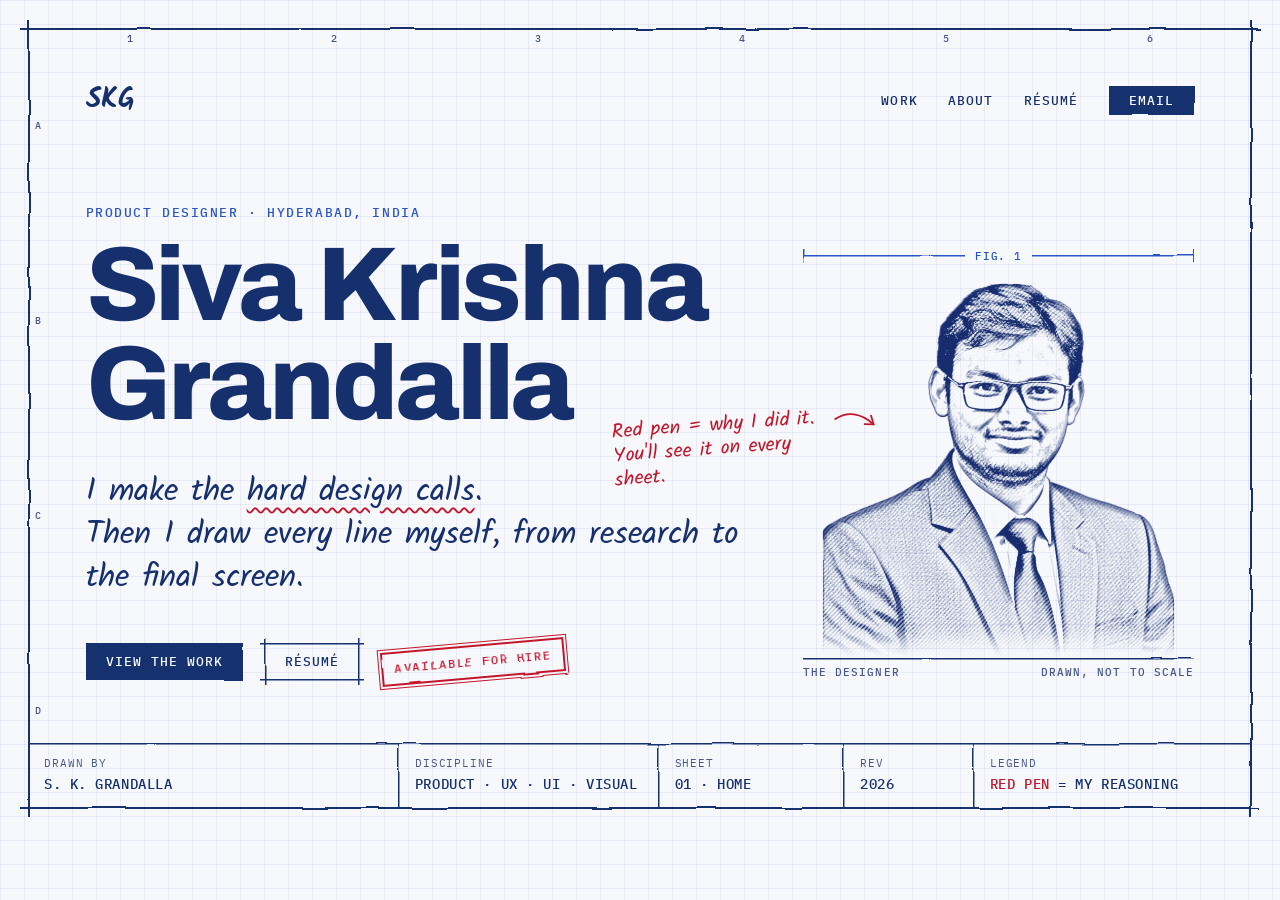
<file: index.html>
<!DOCTYPE html>
<html lang="en">
<head>
  <meta charset="UTF-8">
  <meta name="viewport" content="width=device-width, initial-scale=1.0">
  <meta name="description" content="Siva Krishna Grandalla — Product Designer in Hyderabad. Enterprise SaaS, AI experiences and mobile.">
  <title>Siva Krishna Grandalla — Product Designer</title>
  <link rel="preconnect" href="https://fonts.googleapis.com">
  <link rel="preconnect" href="https://fonts.gstatic.com" crossorigin>
  <link href="https://fonts.googleapis.com/css2?family=Archivo:wght@500;700;800&family=IBM+Plex+Mono:wght@400;500&family=Kalam:wght@400;700&display=swap" rel="stylesheet">
  <link rel="stylesheet" href="css/sheet.css">
</head>
<body>

  <!-- Pencil filter: gives every ruled line a slight hand-drawn wobble. Used by css/sheet.css. -->
  <svg class="pencil-defs" aria-hidden="true">
    <filter id="pencil" x="-5%" y="-5%" width="110%" height="110%">
      <feTurbulence type="fractalNoise" baseFrequency="0.018 0.03" numOctaves="2" seed="11" result="noise"/>
      <feDisplacementMap in="SourceGraphic" in2="noise" scale="3.2" xChannelSelector="R" yChannelSelector="G"/>
    </filter>
  </svg>

  <!-- ================= SHEET 01 · HOME ================= -->
  <div class="sheet" id="top">
    <div class="sheet__frame box" aria-hidden="true"></div>
    <div class="zones zones--top" aria-hidden="true"><span>1</span><span>2</span><span>3</span><span>4</span><span>5</span><span>6</span></div>
    <div class="zones zones--side" aria-hidden="true"><span>A</span><span>B</span><span>C</span><span>D</span></div>

    <header>
      <nav class="nav" aria-label="Primary">
        <a class="nav__brand" href="#top" aria-label="Siva Krishna Grandalla, home">SKG</a>
        <ul class="nav__links">
          <li><a href="#work">Work</a></li>
          <li><a href="about.html">About</a></li>
          <li><a href="assets/resume/Siva_Krishna_Grandalla_Resume.pdf" target="_blank" rel="noopener noreferrer">Résumé</a></li>
          <li><a class="btn btn--fill" href="mailto:sivakrishnagrandalla@gmail.com">Email</a></li>
        </ul>
      </nav>
    </header>

    <main>
      <section class="hero" aria-labelledby="hero-name">
        <div>
          <p class="eyebrow">Product Designer · Hyderabad, India</p>
          <h1 class="hero__name" id="hero-name">Siva Krishna Grandalla</h1>

          <!-- EDIT: your two hook lines. Keep each to one short sentence. -->
          <p class="hero__hook">
            <span>I make the <u>hard design calls</u>.</span>
            <span>Then I draw every line myself, from research to the final screen.</span>
          </p>

          <div class="hero__actions">
            <a class="btn btn--fill" href="#work">View the work</a>
            <a class="btn box" href="assets/resume/Siva_Krishna_Grandalla_Resume.pdf" target="_blank" rel="noopener noreferrer">Résumé</a>
            <!-- EDIT: remove this stamp when you are no longer looking -->
            <span class="stamp">Available for hire</span>
          </div>
        </div>

        <figure class="figure">
          <div class="dimline" aria-hidden="true"><span>Fig. 1</span></div>
          <img class="figure__img" src="assets/images/portrait-sketch.png" width="772" height="772" alt="Pencil drawing of Siva Krishna Grandalla, wearing glasses and a suit">
          <div class="rule figure__base" aria-hidden="true"></div>
          <figcaption class="figure__cap"><span>The designer</span><span>Drawn, not to scale</span></figcaption>
          <!-- EDIT: one margin note in your own words -->
          <p class="markup">Red pen = why I did it. You'll see it on every sheet.
            <svg viewBox="0 0 44 26" fill="none" stroke="currentColor" stroke-width="1.8" stroke-linecap="round" aria-hidden="true"><path d="M2 8c12-7 26-5 38 8"/><path d="M40 16l-2-9M40 16l-9-1"/></svg>
          </p>
        </figure>
      </section>
    </main>

    <!-- Title block: the facts a reviewer needs, in one strip -->
    <div class="titleblock" role="group" aria-label="Sheet details">
      <div>Drawn by<b>S. K. Grandalla</b></div>
      <div>Discipline<b>Product · UX · UI · Visual</b></div>
      <div>Sheet<b>01 · Home</b></div>
      <div>Rev<b>2026</b></div>
      <div>Legend<b><span class="key">Red pen</span> = my reasoning</b></div>
    </div>
    <div class="sheet__end"></div>
  </div>

</body>
</html>
</file>
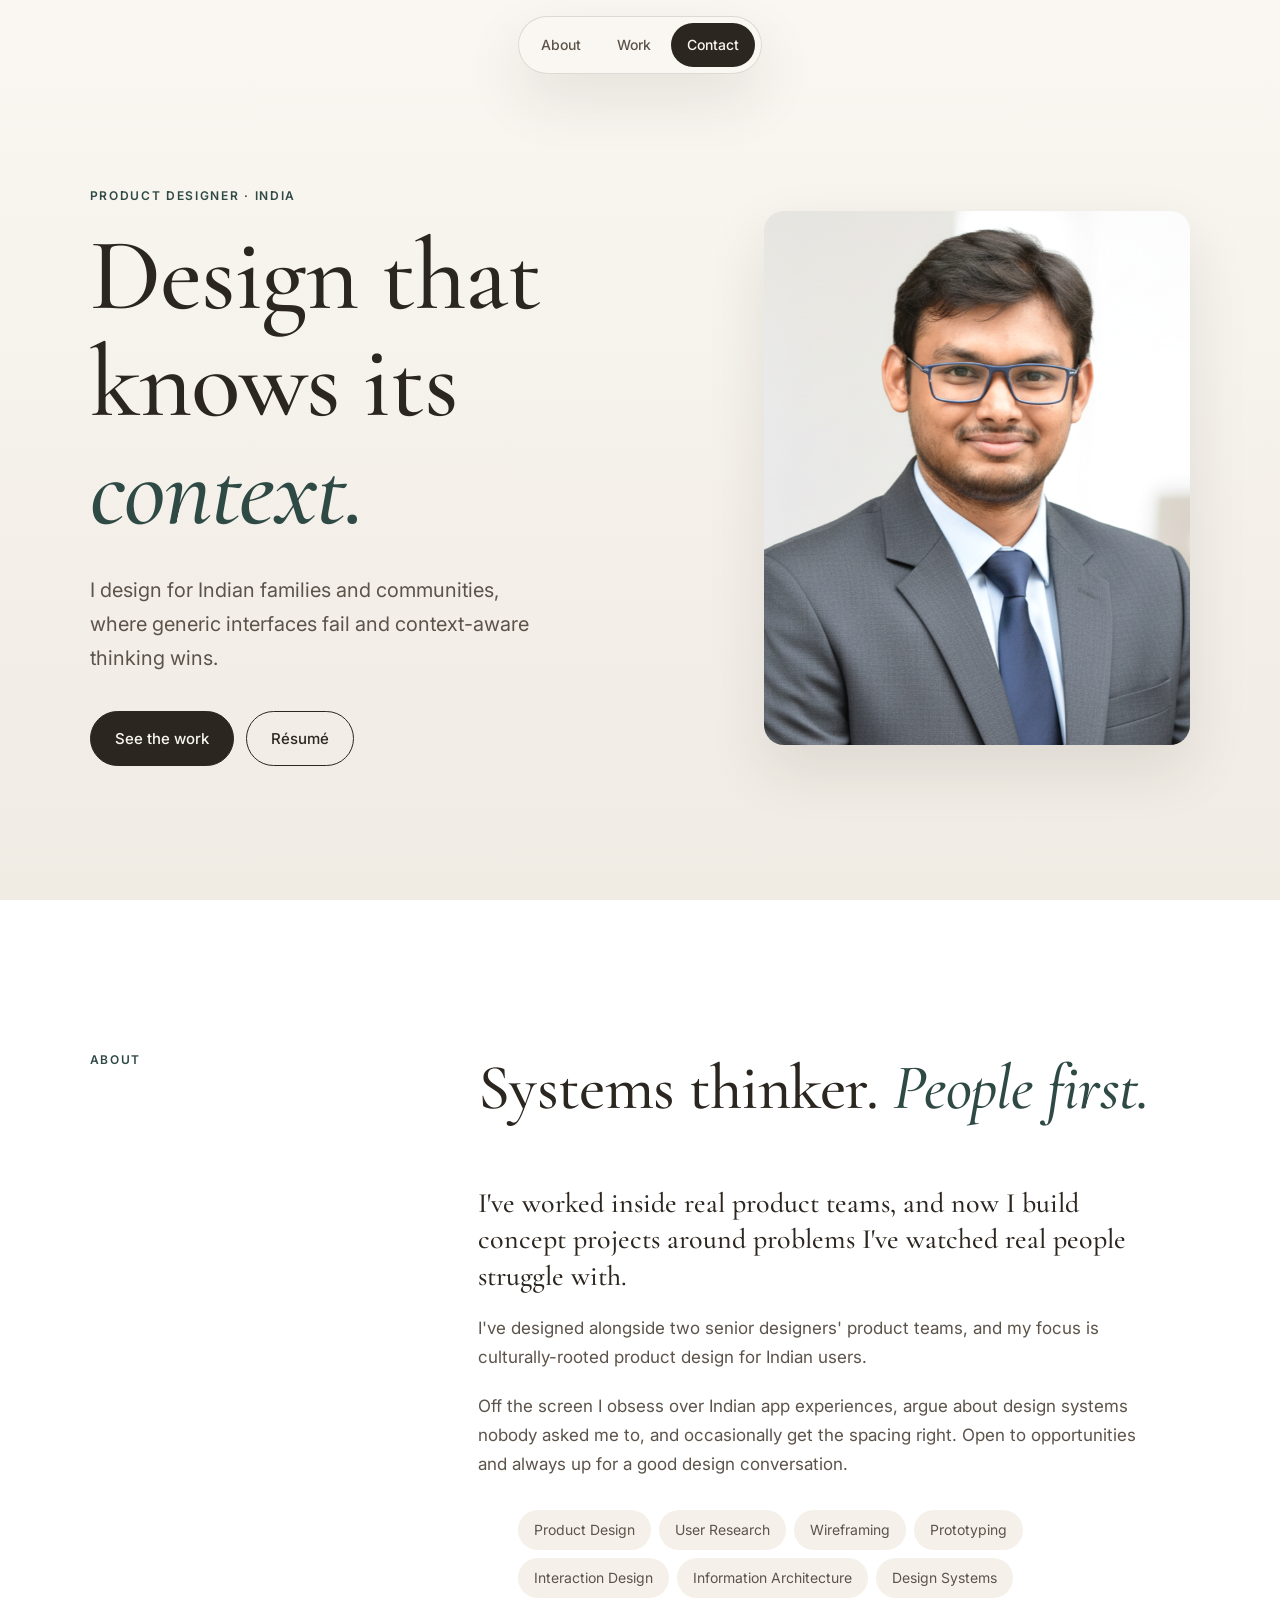
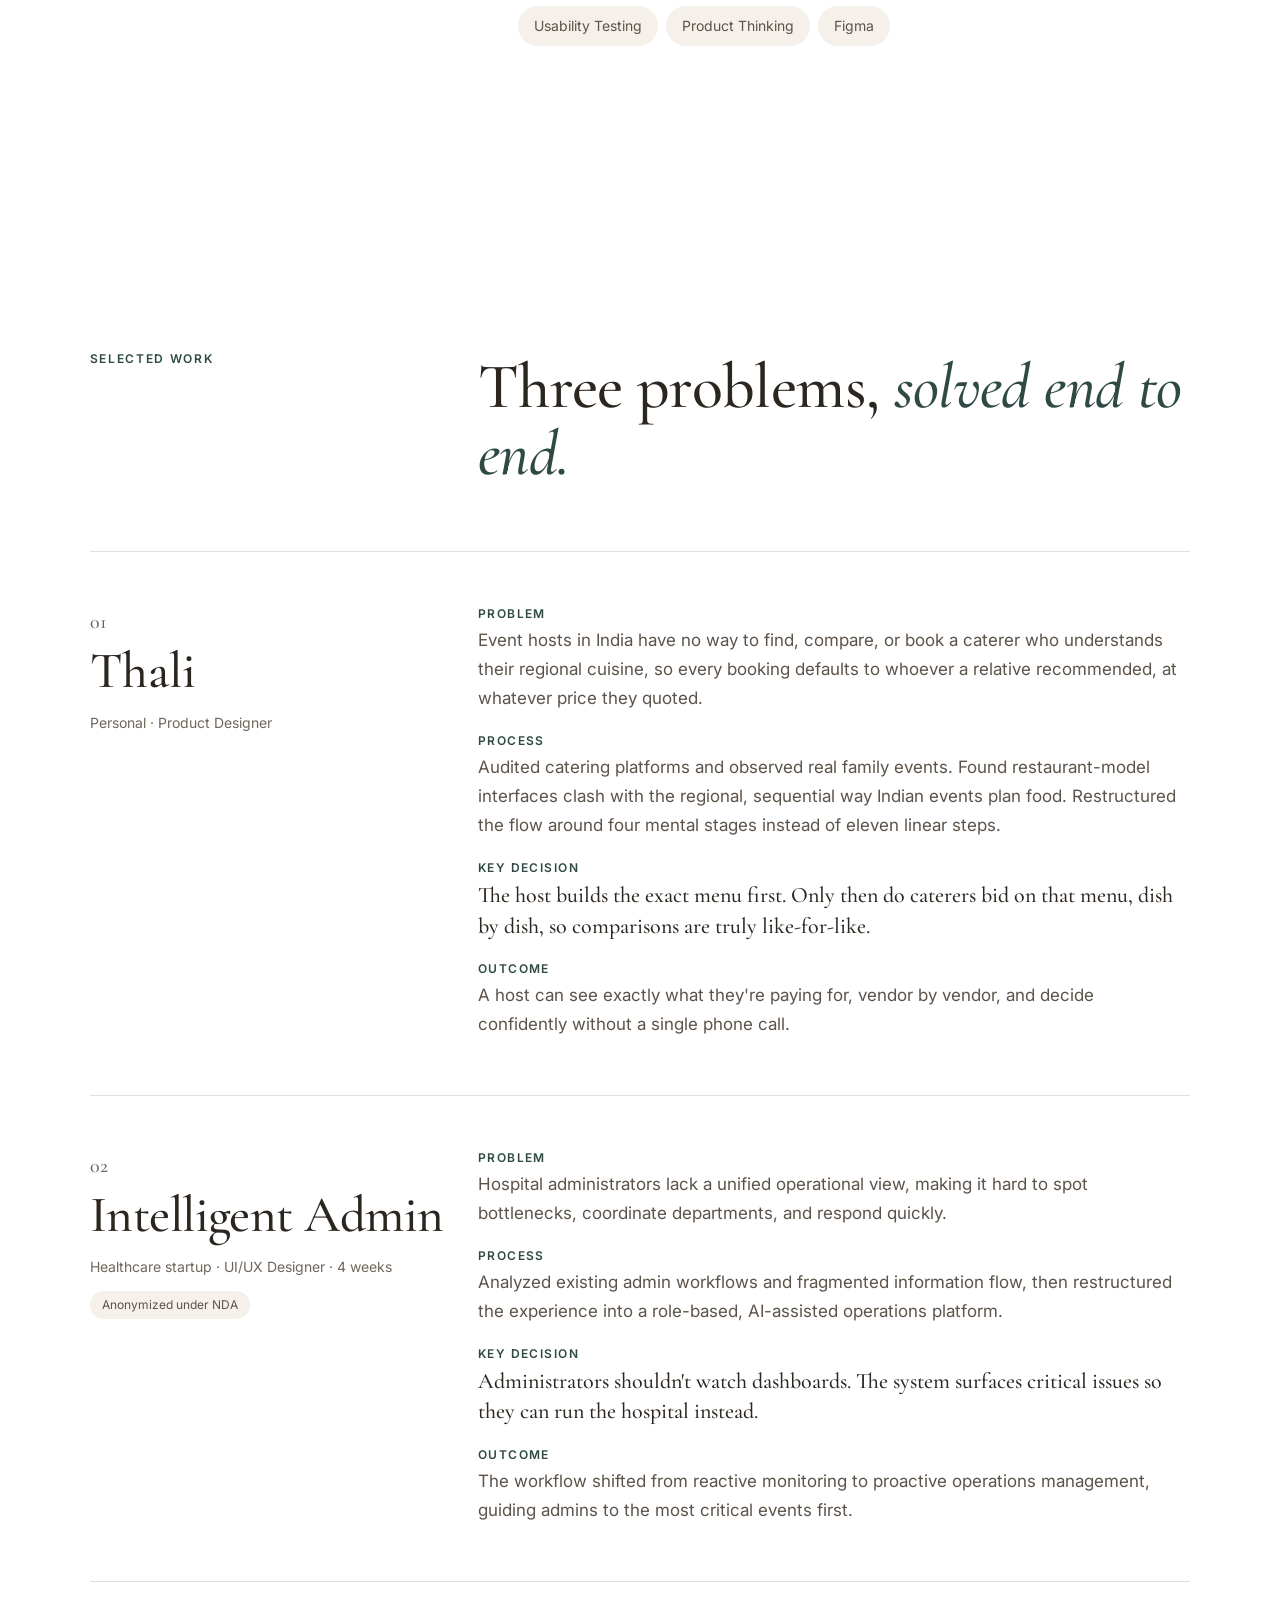
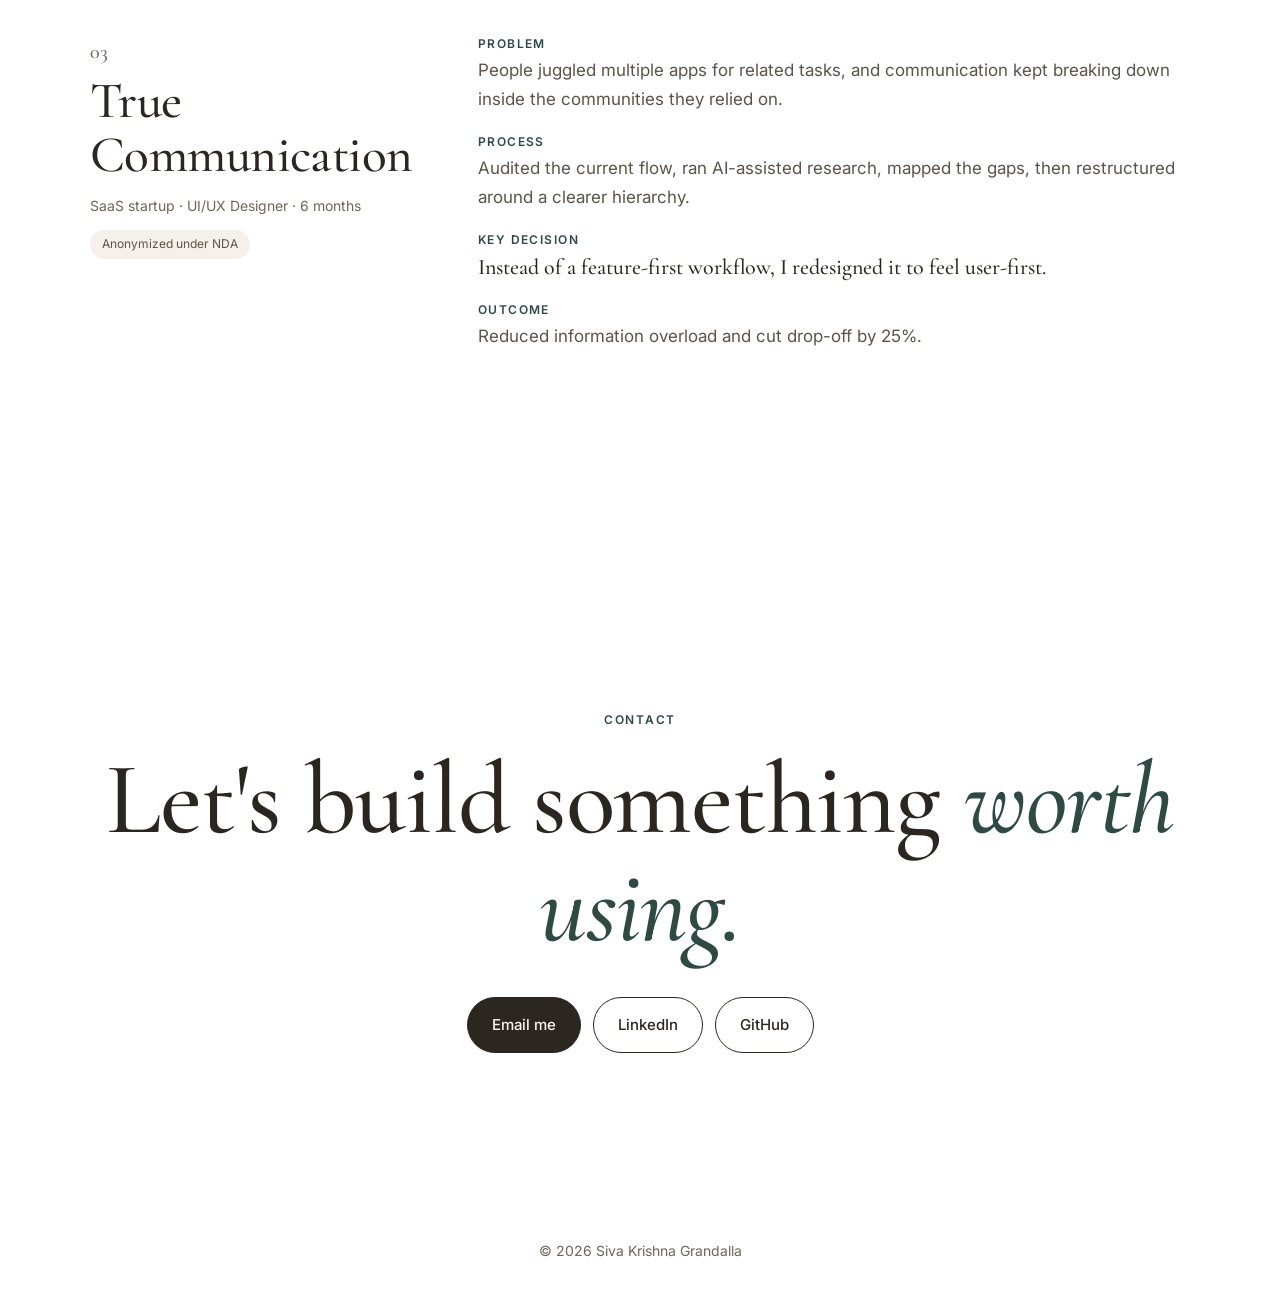
<file: portfolio-editorial.html>
<!DOCTYPE html>
<html lang="en">
<head>
  <meta charset="UTF-8">
  <meta name="viewport" content="width=device-width, initial-scale=1.0">
  <meta name="description" content="Siva Krishna Grandalla — product designer focused on culturally-rooted design for Indian users.">
  <title>Siva Krishna Grandalla — Product Designer</title>
  <link rel="preconnect" href="https://fonts.googleapis.com">
  <link rel="preconnect" href="https://fonts.gstatic.com" crossorigin>
  <link href="https://fonts.googleapis.com/css2?family=Cormorant+Garamond:ital,wght@0,500;0,600;1,500&family=Inter:wght@400;500;600&display=swap" rel="stylesheet">
  <style>
    /* Design DNA — Editorial: stories before interfaces. Warm neutral + one muted ink accent. */
    :root {
      --bg-top: #faf7f2;
      --bg-bottom: #f0ebe3;
      --surface: #f5f1ea;
      --ink: #2c2620;
      --ink-muted: #5c534a;      /* 7.2:1 on bg-top */
      --ink-soft: #6f655a;       /* 5.2:1 on bg-top, AA for body */
      --accent: #2f4a45;         /* muted ink-teal, 9:1 on bg-top */
      --line: rgba(44, 38, 32, 0.14);
      --radius: 20px;
      --shadow: 0 24px 60px rgba(44, 38, 32, 0.10);
      --serif: "Cormorant Garamond", Georgia, serif;
      --sans: "Inter", system-ui, sans-serif;
      --margin: clamp(20px, 7vw, 120px);
    }
    * { box-sizing: border-box; margin: 0; }
    html { scroll-behavior: smooth; }
    body {
      font: 400 1.0625rem/1.7 var(--sans);
      color: var(--ink);
      background: linear-gradient(180deg, var(--bg-top), var(--bg-bottom)) fixed;
      -webkit-font-smoothing: antialiased;
    }
    a { color: inherit; }
    :focus-visible { outline: 2px solid var(--accent); outline-offset: 3px; border-radius: 4px; }
    .wrap { padding-inline: var(--margin); max-width: 1440px; margin-inline: auto; }
    .eyebrow { font: 600 .75rem/1 var(--sans); letter-spacing: .14em; text-transform: uppercase; color: var(--accent); }
    h1, h2, h3 { font-family: var(--serif); font-weight: 500; line-height: 1.05; letter-spacing: -.01em; }
    em { font-style: italic; color: var(--accent); }

    /* Floating nav */
    .nav {
      position: fixed; top: 16px; left: 50%; transform: translateX(-50%); z-index: 10;
      display: flex; gap: 4px; align-items: center; padding: 6px;
      background: rgba(250, 247, 242, .85); backdrop-filter: blur(12px);
      border: 1px solid var(--line); border-radius: 999px; box-shadow: var(--shadow);
    }
    .nav a { padding: 10px 16px; font-size: .875rem; font-weight: 500; text-decoration: none; border-radius: 999px; color: var(--ink-muted); }
    .nav a:hover { background: var(--surface); color: var(--ink); }
    .nav a.cta { background: var(--ink); color: var(--bg-top); }

    /* Hero: split editorial */
    .hero { display: grid; grid-template-columns: 1.4fr 1fr; gap: clamp(32px, 6vw, 96px); align-items: center; min-height: 100svh; padding-block: 120px 64px; }
    .hero h1 { font-size: clamp(3rem, 8vw, 7rem); margin-block: 20px 28px; }
    .hero p.lede { font-size: 1.25rem; color: var(--ink-muted); max-width: 34ch; }
    .hero .actions { display: flex; gap: 12px; flex-wrap: wrap; margin-top: 36px; }
    .btn { display: inline-block; padding: 14px 24px; border-radius: 999px; font-weight: 500; font-size: .9375rem; text-decoration: none; border: 1px solid var(--ink); }
    .btn.solid { background: var(--ink); color: var(--bg-top); }
    .btn:hover { transform: translateY(-2px); box-shadow: var(--shadow); }
    .btn { transition: transform .4s cubic-bezier(.2, .7, .2, 1), box-shadow .4s; }
    .portrait { aspect-ratio: 4 / 5; border-radius: var(--radius); overflow: hidden; background: var(--surface); box-shadow: var(--shadow); }
    .portrait img { width: 100%; height: 100%; object-fit: cover; display: block; filter: contrast(1.05); }

    section { padding-block: clamp(72px, 12vw, 160px); }
    .sec-head { display: grid; grid-template-columns: 1fr 2fr; gap: 32px; margin-bottom: 64px; }
    .sec-head h2 { font-size: clamp(2.25rem, 5vw, 4rem); }

    /* About */
    .about-body { display: grid; grid-template-columns: 1fr 2fr; gap: 32px; }
    .about-body .text { display: grid; gap: 20px; max-width: 62ch; color: var(--ink-muted); }
    .about-body .text p:first-child { font: 500 1.75rem/1.3 var(--serif); color: var(--ink); }
    .skills { display: flex; flex-wrap: wrap; gap: 8px; margin-top: 12px; }
    .skills li { list-style: none; padding: 8px 16px; border-radius: 999px; background: var(--surface); font-size: .875rem; color: var(--ink-muted); }

    /* Work — borderless, separated by space */
    .case { display: grid; grid-template-columns: 1fr 2fr; gap: 32px; padding-block: 56px; border-top: 1px solid var(--line); }
    .case .num { font: 500 1.25rem var(--serif); color: var(--ink-soft); }
    .case h3 { font-size: clamp(2rem, 4vw, 3.25rem); margin-block: 8px 12px; }
    .case .meta { font-size: .875rem; color: var(--ink-soft); }
    .case dl { display: grid; gap: 22px; max-width: 64ch; }
    .case dt { font: 600 .75rem/1 var(--sans); letter-spacing: .12em; text-transform: uppercase; color: var(--accent); margin-bottom: 6px; }
    .case dd { color: var(--ink-muted); }
    .case .key dd { font: 500 1.375rem/1.4 var(--serif); color: var(--ink); }
    .tag { display: inline-block; margin-top: 12px; padding: 4px 12px; border-radius: 999px; background: var(--surface); font-size: .75rem; color: var(--ink-muted); }

    /* Contact */
    .contact { text-align: center; }
    .contact h2 { font-size: clamp(2.75rem, 8vw, 6.5rem); margin-block: 20px 36px; }
    .links { display: flex; gap: 12px; justify-content: center; flex-wrap: wrap; }
    footer { padding-block: 32px 48px; text-align: center; font-size: .875rem; color: var(--ink-soft); }

    /* Smooth, quiet reveal */
    .reveal { opacity: 0; transform: translateY(24px); transition: opacity .9s ease, transform .9s cubic-bezier(.2, .7, .2, 1); }
    .reveal.in { opacity: 1; transform: none; }
    @media (prefers-reduced-motion: reduce) {
      html { scroll-behavior: auto; }
      .reveal { opacity: 1; transform: none; transition: none; }
      .btn { transition: none; }
    }

    @media (max-width: 820px) {
      .hero, .sec-head, .about-body, .case { grid-template-columns: 1fr; }
      .hero { padding-top: 104px; }
      .portrait { order: -1; max-width: 360px; }
      .nav a:not(.cta) { padding-inline: 10px; }
      .nav a.hide-sm { display: none; }
    }
  </style>
</head>
<body>

  <nav class="nav" aria-label="Primary">
    <a href="#about">About</a>
    <a href="#work">Work</a>
    <a href="#contact" class="cta">Contact</a>
  </nav>

  <main id="top">
    <header class="wrap hero">
      <div>
        <p class="eyebrow">Product Designer · India</p>
        <h1>Design that knows its <em>context.</em></h1>
        <p class="lede">I design for Indian families and communities, where generic interfaces fail and context-aware thinking wins.</p>
        <div class="actions">
          <a class="btn solid" href="#work">See the work</a>
          <a class="btn" href="assets/resume/Siva_Krishna_Grandalla_Resume.pdf" target="_blank" rel="noopener noreferrer">Résumé</a>
        </div>
      </div>
      <figure class="portrait">
        <img src="assets/images/portrait.png" alt="Portrait of Siva Krishna Grandalla" width="800" height="1000">
      </figure>
    </header>

    <section id="about" class="wrap" aria-labelledby="about-h">
      <div class="sec-head reveal">
        <p class="eyebrow">About</p>
        <h2 id="about-h">Systems thinker. <em>People first.</em></h2>
      </div>
      <div class="about-body reveal">
        <div></div>
        <div class="text">
          <p>I've worked inside real product teams, and now I build concept projects around problems I've watched real people struggle with.</p>
          <p>I've designed alongside two senior designers' product teams, and my focus is culturally-rooted product design for Indian users.</p>
          <p>Off the screen I obsess over Indian app experiences, argue about design systems nobody asked me to, and occasionally get the spacing right. Open to opportunities and always up for a good design conversation.</p>
          <ul class="skills" aria-label="Skills">
            <li>Product Design</li><li>User Research</li><li>Wireframing</li><li>Prototyping</li>
            <li>Interaction Design</li><li>Information Architecture</li><li>Design Systems</li>
            <li>Usability Testing</li><li>Product Thinking</li><li>Figma</li>
          </ul>
        </div>
      </div>
    </section>

    <section id="work" class="wrap" aria-labelledby="work-h">
      <div class="sec-head reveal">
        <p class="eyebrow">Selected work</p>
        <h2 id="work-h">Three problems, <em>solved end to end.</em></h2>
      </div>

      <article class="case reveal">
        <div>
          <span class="num">01</span>
          <h3>Thali</h3>
          <p class="meta">Personal · Product Designer</p>
        </div>
        <dl>
          <div><dt>Problem</dt><dd>Event hosts in India have no way to find, compare, or book a caterer who understands their regional cuisine, so every booking defaults to whoever a relative recommended, at whatever price they quoted.</dd></div>
          <div><dt>Process</dt><dd>Audited catering platforms and observed real family events. Found restaurant-model interfaces clash with the regional, sequential way Indian events plan food. Restructured the flow around four mental stages instead of eleven linear steps.</dd></div>
          <div class="key"><dt>Key decision</dt><dd>The host builds the exact menu first. Only then do caterers bid on that menu, dish by dish, so comparisons are truly like-for-like.</dd></div>
          <div><dt>Outcome</dt><dd>A host can see exactly what they're paying for, vendor by vendor, and decide confidently without a single phone call.</dd></div>
        </dl>
      </article>

      <article class="case reveal">
        <div>
          <span class="num">02</span>
          <h3>Intelligent Admin</h3>
          <p class="meta">Healthcare startup · UI/UX Designer · 4 weeks</p>
          <span class="tag">Anonymized under NDA</span>
        </div>
        <dl>
          <div><dt>Problem</dt><dd>Hospital administrators lack a unified operational view, making it hard to spot bottlenecks, coordinate departments, and respond quickly.</dd></div>
          <div><dt>Process</dt><dd>Analyzed existing admin workflows and fragmented information flow, then restructured the experience into a role-based, AI-assisted operations platform.</dd></div>
          <div class="key"><dt>Key decision</dt><dd>Administrators shouldn't watch dashboards. The system surfaces critical issues so they can run the hospital instead.</dd></div>
          <div><dt>Outcome</dt><dd>The workflow shifted from reactive monitoring to proactive operations management, guiding admins to the most critical events first.</dd></div>
        </dl>
      </article>

      <article class="case reveal">
        <div>
          <span class="num">03</span>
          <h3>True Communication</h3>
          <p class="meta">SaaS startup · UI/UX Designer · 6 months</p>
          <span class="tag">Anonymized under NDA</span>
        </div>
        <dl>
          <div><dt>Problem</dt><dd>People juggled multiple apps for related tasks, and communication kept breaking down inside the communities they relied on.</dd></div>
          <div><dt>Process</dt><dd>Audited the current flow, ran AI-assisted research, mapped the gaps, then restructured around a clearer hierarchy.</dd></div>
          <div class="key"><dt>Key decision</dt><dd>Instead of a feature-first workflow, I redesigned it to feel user-first.</dd></div>
          <div><dt>Outcome</dt><dd>Reduced information overload and cut drop-off by 25%.</dd></div>
        </dl>
      </article>
    </section>

    <section id="contact" class="wrap contact" aria-labelledby="contact-h">
      <p class="eyebrow">Contact</p>
      <h2 id="contact-h">Let's build something <em>worth using.</em></h2>
      <div class="links">
        <a class="btn solid" href="mailto:sivakrishnagrandalla@gmail.com">Email me</a>
        <a class="btn" href="https://www.linkedin.com/in/siva-krishna-grandalla-4a06a2215/" target="_blank" rel="noopener noreferrer">LinkedIn</a>
        <a class="btn" href="https://github.com/sivakrishnagrandallaUXUI" target="_blank" rel="noopener noreferrer">GitHub</a>
      </div>
    </section>
  </main>

  <footer>© 2026 Siva Krishna Grandalla</footer>

  <script>
    // Quiet scroll reveal; content stays visible if IntersectionObserver is unavailable.
    const els = document.querySelectorAll('.reveal');
    if ('IntersectionObserver' in window) {
      const io = new IntersectionObserver(es => es.forEach(e => {
        if (e.isIntersecting) { e.target.classList.add('in'); io.unobserve(e.target); }
      }), { threshold: .12 });
      els.forEach(el => io.observe(el));
    } else { els.forEach(el => el.classList.add('in')); }
  </script>
</body>
</html>
</file>
<file: css/sheet.css>
/* ==========================================================================
   Drawing Sheet — Siva Krishna Grandalla
   The site is a set of hand-drafted drawing sheets. Three devices only:
   the sheet frame + title block, dimension lines, and red-pen markups.
   Everything you might want to change lives in the tokens below.
   ========================================================================== */

:root {
  --paper: #f6f8fb;          /* sheet colour */
  --grid: rgba(34, 68, 160, .07);
  --ink: #16306e;            /* blue-pen ink: text and ruled lines (11:1 on paper) */
  --ink-soft: #46578a;       /* secondary text (6.4:1 on paper) */
  --dim: #2a55c8;            /* dimension lines and labels */
  --red: #c4162a;            /* red pen: markups and stamps only (5.9:1 on paper) */

  --font-display: "Archivo", "Helvetica Neue", Arial, sans-serif;
  --font-label: "IBM Plex Mono", ui-monospace, Menlo, monospace;
  --font-hand: "Kalam", "Comic Sans MS", cursive;   /* closest legible match to Siva's handwriting */

  --line: 1.5px;             /* ruled line weight */
  --margin: clamp(14px, 2.2vw, 28px);   /* gap between screen edge and sheet frame */
  --pad: clamp(20px, 4.5vw, 72px);      /* gap between frame and content */
}

* { box-sizing: border-box; margin: 0; }
html { scroll-behavior: smooth; }
body {
  font: 400 1rem/1.6 var(--font-display);
  color: var(--ink);
  background-color: var(--paper);
  background-image: linear-gradient(var(--grid) 1px, transparent 1px), linear-gradient(90deg, var(--grid) 1px, transparent 1px);
  background-size: 24px 24px;
  -webkit-font-smoothing: antialiased;
}
a { color: inherit; }
img { max-width: 100%; display: block; }
:focus-visible { outline: 2px dashed var(--red); outline-offset: 4px; }
.sr-only { position: absolute; width: 1px; height: 1px; overflow: hidden; clip-path: inset(50%); white-space: nowrap; }
.pencil-defs { position: absolute; width: 0; height: 0; }

/* ---- Hand-ruled lines ----------------------------------------------------
   Lines are drawn on pseudo-elements and pushed through the #pencil SVG
   filter (defined in the HTML), so they wobble while the text stays crisp.
   .box  = four ruled edges that overshoot the corners, as in hand drafting.
   .rule = one horizontal ruled line. */
.box { position: relative; }
.box::before {
  content: ""; position: absolute; inset: -6px; pointer-events: none; filter: url(#pencil);
  --c: var(--ink);
  background:
    linear-gradient(var(--c), var(--c)) 1px 6px / calc(100% - 2px) var(--line) no-repeat,
    linear-gradient(var(--c), var(--c)) 1px calc(100% - 6px) / calc(100% - 2px) var(--line) no-repeat,
    linear-gradient(var(--c), var(--c)) 6px 1px / var(--line) calc(100% - 2px) no-repeat,
    linear-gradient(var(--c), var(--c)) calc(100% - 6px) 1px / var(--line) calc(100% - 2px) no-repeat;
}
.rule { height: 12px; background: linear-gradient(var(--ink), var(--ink)) 0 50% / 100% var(--line) no-repeat; filter: url(#pencil); }

/* ---- Sheet --------------------------------------------------------------- */
.sheet { position: relative; padding: calc(var(--margin) + var(--pad)); padding-bottom: 0; max-width: 1480px; margin-inline: auto; }
.sheet__frame { position: absolute; inset: var(--margin); pointer-events: none; }
.sheet__frame.box::before { inset: -8px; --line: 2px;
  background:
    linear-gradient(var(--c), var(--c)) 0 8px / 100% var(--line) no-repeat,
    linear-gradient(var(--c), var(--c)) 0 calc(100% - 8px) / 100% var(--line) no-repeat,
    linear-gradient(var(--c), var(--c)) 8px 0 / var(--line) 100% no-repeat,
    linear-gradient(var(--c), var(--c)) calc(100% - 8px) 0 / var(--line) 100% no-repeat; }
/* zone references along the frame, as on a real sheet */
.zones { position: absolute; display: flex; justify-content: space-around; font: 500 .625rem/1 var(--font-label); color: var(--ink-soft); pointer-events: none; }
.zones--top { left: var(--margin); right: var(--margin); top: calc(var(--margin) + 6px); }
.zones--side { top: var(--margin); bottom: var(--margin); left: calc(var(--margin) + 7px); flex-direction: column; }

/* ---- Navigation ---------------------------------------------------------- */
.nav { display: flex; justify-content: space-between; align-items: center; gap: 16px; font: 500 .8125rem/1 var(--font-label); letter-spacing: .08em; text-transform: uppercase; }
.nav__brand { font: 700 1.75rem/1 var(--font-hand); letter-spacing: 0; text-transform: none; text-decoration: none; }
.nav__links { display: flex; align-items: center; gap: clamp(14px, 2.4vw, 32px); list-style: none; padding: 0; }
.nav__links a { text-decoration: none; padding-block: 8px; }
.nav__links a:hover { text-decoration: underline wavy var(--red) 1.5px; text-underline-offset: 6px; }

.btn { position: relative; display: inline-block; padding: 12px 20px; font: 500 .8125rem/1 var(--font-label); letter-spacing: .08em; text-transform: uppercase; text-decoration: none; isolation: isolate; transition: transform .25s cubic-bezier(.2, .7, .2, 1); }
.btn:hover { transform: translate(-2px, -2px); }
.btn--fill { color: var(--paper); }
.btn--fill::after { content: ""; position: absolute; inset: 0; background: var(--ink); filter: url(#pencil); z-index: -1; }

/* ---- Hero ---------------------------------------------------------------- */
.hero { display: grid; grid-template-columns: minmax(0, 1.25fr) minmax(0, .75fr); gap: clamp(24px, 5vw, 80px); align-items: end; padding-block: clamp(40px, 7vw, 96px) clamp(32px, 5vw, 64px); }
.eyebrow { font: 500 .8125rem/1.4 var(--font-label); letter-spacing: .12em; text-transform: uppercase; color: var(--dim); }
.hero__name { font: 800 clamp(2.75rem, 8.2vw, 7.25rem)/.94 var(--font-display); letter-spacing: -.03em; margin-block: 14px clamp(20px, 3vw, 36px); text-wrap: balance; }
.hero__hook { font: 400 clamp(1.375rem, 2.5vw, 2.125rem)/1.35 var(--font-hand); max-width: 26em; }
.hero__hook span { display: block; }
.hero__hook u { text-decoration: underline wavy var(--red) 2px; text-underline-offset: 7px; }
.hero__actions { display: flex; flex-wrap: wrap; align-items: center; gap: 22px; margin-top: clamp(28px, 4vw, 44px); }

/* the "available" rubber stamp — a red-pen device, so it stays red */
.stamp { display: inline-block; padding: 8px 12px; border: 2px solid var(--red); outline: 1px solid var(--red); outline-offset: 2px; color: var(--red); font: 500 .75rem/1.2 var(--font-label); letter-spacing: .14em; text-transform: uppercase; transform: rotate(-5deg); filter: url(#pencil); }

/* portrait: a pencil drawing straight on the sheet, no box */
.figure { position: relative; margin: 0; }
.figure__img { width: 100%; height: auto; }
.figure__base { margin-top: -8px; }
.figure__cap { display: flex; justify-content: space-between; gap: 12px; font: 500 .6875rem/1.4 var(--font-label); letter-spacing: .1em; text-transform: uppercase; color: var(--ink-soft); }
.dimline { position: relative; height: 14px; margin-bottom: 6px; color: var(--dim); font: 500 .6875rem/14px var(--font-label); letter-spacing: .08em; text-align: center; text-transform: uppercase; }
.dimline::before { content: ""; position: absolute; inset: 0; filter: url(#pencil);
  background:
    linear-gradient(currentColor, currentColor) 0 50% / 100% var(--line) no-repeat,
    linear-gradient(currentColor, currentColor) 0 0 / var(--line) 100% no-repeat,
    linear-gradient(currentColor, currentColor) 100% 0 / var(--line) 100% no-repeat; }
.dimline span { position: relative; background: var(--paper); padding-inline: 10px; }
.markup { position: absolute; font: 400 1.25rem/1.2 var(--font-hand); color: var(--red); transform: rotate(-4deg); max-width: 11em; }
.markup svg { position: absolute; overflow: visible; }
.figure .markup { left: -9.5em; top: 38%; }
.figure .markup svg { right: -46px; top: 6px; width: 44px; height: 26px; }

/* ---- Title block --------------------------------------------------------- */
.titleblock { margin-inline: calc(var(--pad) * -1); display: grid; grid-template-columns: 2fr 1.4fr 1fr .7fr 1.5fr; font: 400 .6875rem/1.3 var(--font-label); letter-spacing: .08em; text-transform: uppercase; color: var(--ink-soft); position: relative; }
.titleblock::before { content: ""; position: absolute; left: 0; right: 0; top: -6px; height: 12px; background: linear-gradient(var(--ink), var(--ink)) 0 50% / 100% var(--line) no-repeat; filter: url(#pencil); }
.titleblock > div { padding: 12px 16px 16px; position: relative; min-width: 0; }
.titleblock > div + div::before { content: ""; position: absolute; left: -6px; top: 0; bottom: 0; width: 12px; background: linear-gradient(var(--ink), var(--ink)) 50% 0 / var(--line) 100% no-repeat; filter: url(#pencil); }
.titleblock b { display: block; margin-top: 4px; font: 500 .875rem/1.3 var(--font-label); color: var(--ink); letter-spacing: .04em; }
.titleblock .key { color: var(--red); }
.sheet__end { height: var(--margin); }

/* ---- Load animation: the sheet is drafted, then the portrait is sketched -- */
@media (prefers-reduced-motion: no-preference) {
  .sheet__frame { animation: rule-in 1.1s cubic-bezier(.3, .7, .2, 1) both; }
  .figure__img { animation: sketch-in 1.8s .5s cubic-bezier(.3, .6, .2, 1) both; }
  .dimline::before, .figure__base { animation: rule-x 1s .9s cubic-bezier(.3, .7, .2, 1) both; transform-origin: left; }
  .markup, .stamp { animation: pen-in .5s 1.9s ease-out both; }
}
@keyframes rule-in { from { clip-path: inset(0 100% 100% 0); } to { clip-path: inset(-10px); } }
@keyframes rule-x { from { transform: scaleX(0); } to { transform: scaleX(1); } }
@keyframes sketch-in { from { clip-path: polygon(0 0, 0 0, -40% 100%, -40% 100%); opacity: .4; } to { clip-path: polygon(0 0, 140% 0, 100% 100%, -40% 100%); opacity: 1; } }
@keyframes pen-in { from { opacity: 0; } to { opacity: 1; } }

/* ---- Small screens ------------------------------------------------------- */
@media (max-width: 860px) {
  .zones { display: none; }
  .hero { grid-template-columns: 1fr; align-items: start; }
  .figure { max-width: 340px; margin-inline: auto; width: 100%; }
  .figure .markup { position: static; transform: rotate(-2deg); margin-top: 10px; max-width: none; }
  .figure .markup svg { display: none; }
  .titleblock { grid-template-columns: 1fr 1fr; }
  .titleblock > div:nth-child(odd)::before { display: none; }
  .titleblock > div:nth-child(n+3)::after { content: ""; position: absolute; left: 0; right: 0; top: -6px; height: 12px; background: linear-gradient(var(--ink), var(--ink)) 0 50% / 100% var(--line) no-repeat; filter: url(#pencil); }
  .titleblock > div:last-child { grid-column: 1 / -1; }
}
@media (max-width: 480px) {
  .nav__links { gap: 12px; }
  .nav .btn { padding: 10px 12px; }
  .nav__brand { font-size: 1.5rem; }
}
</file>
